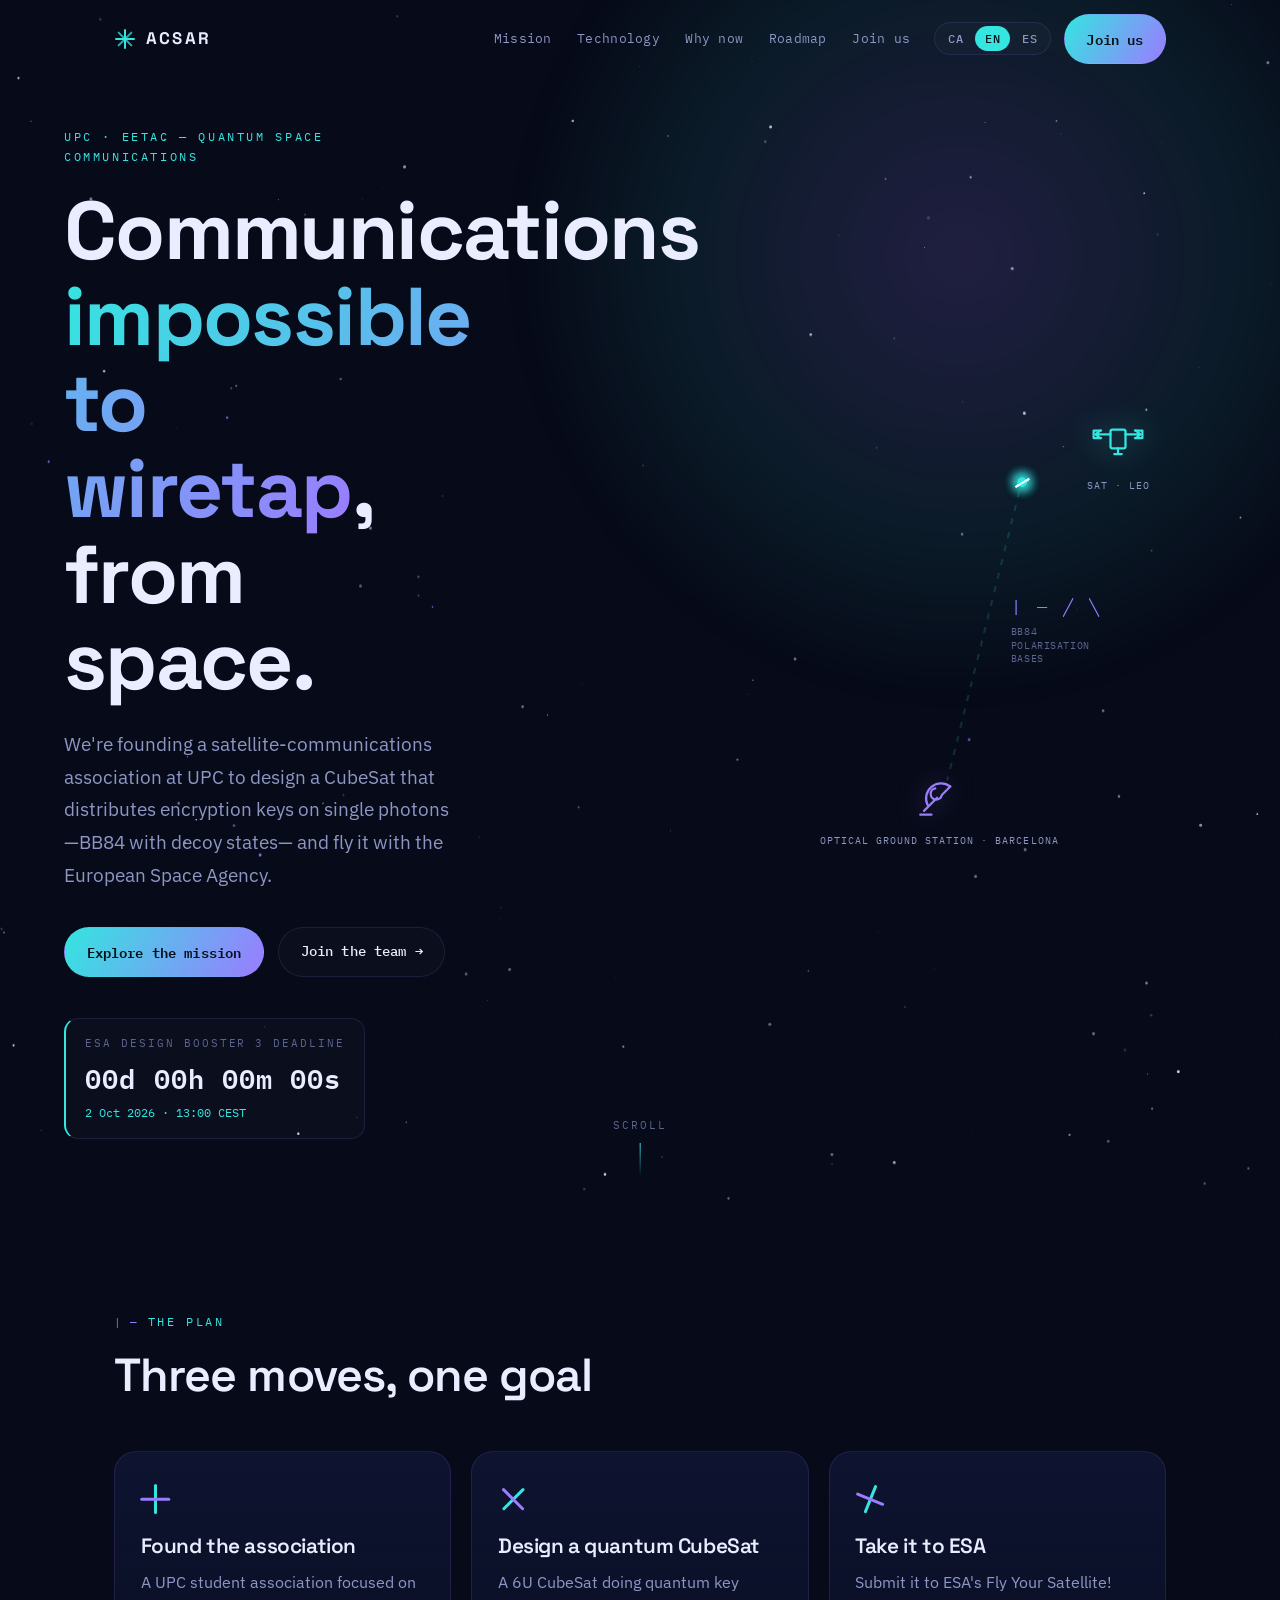
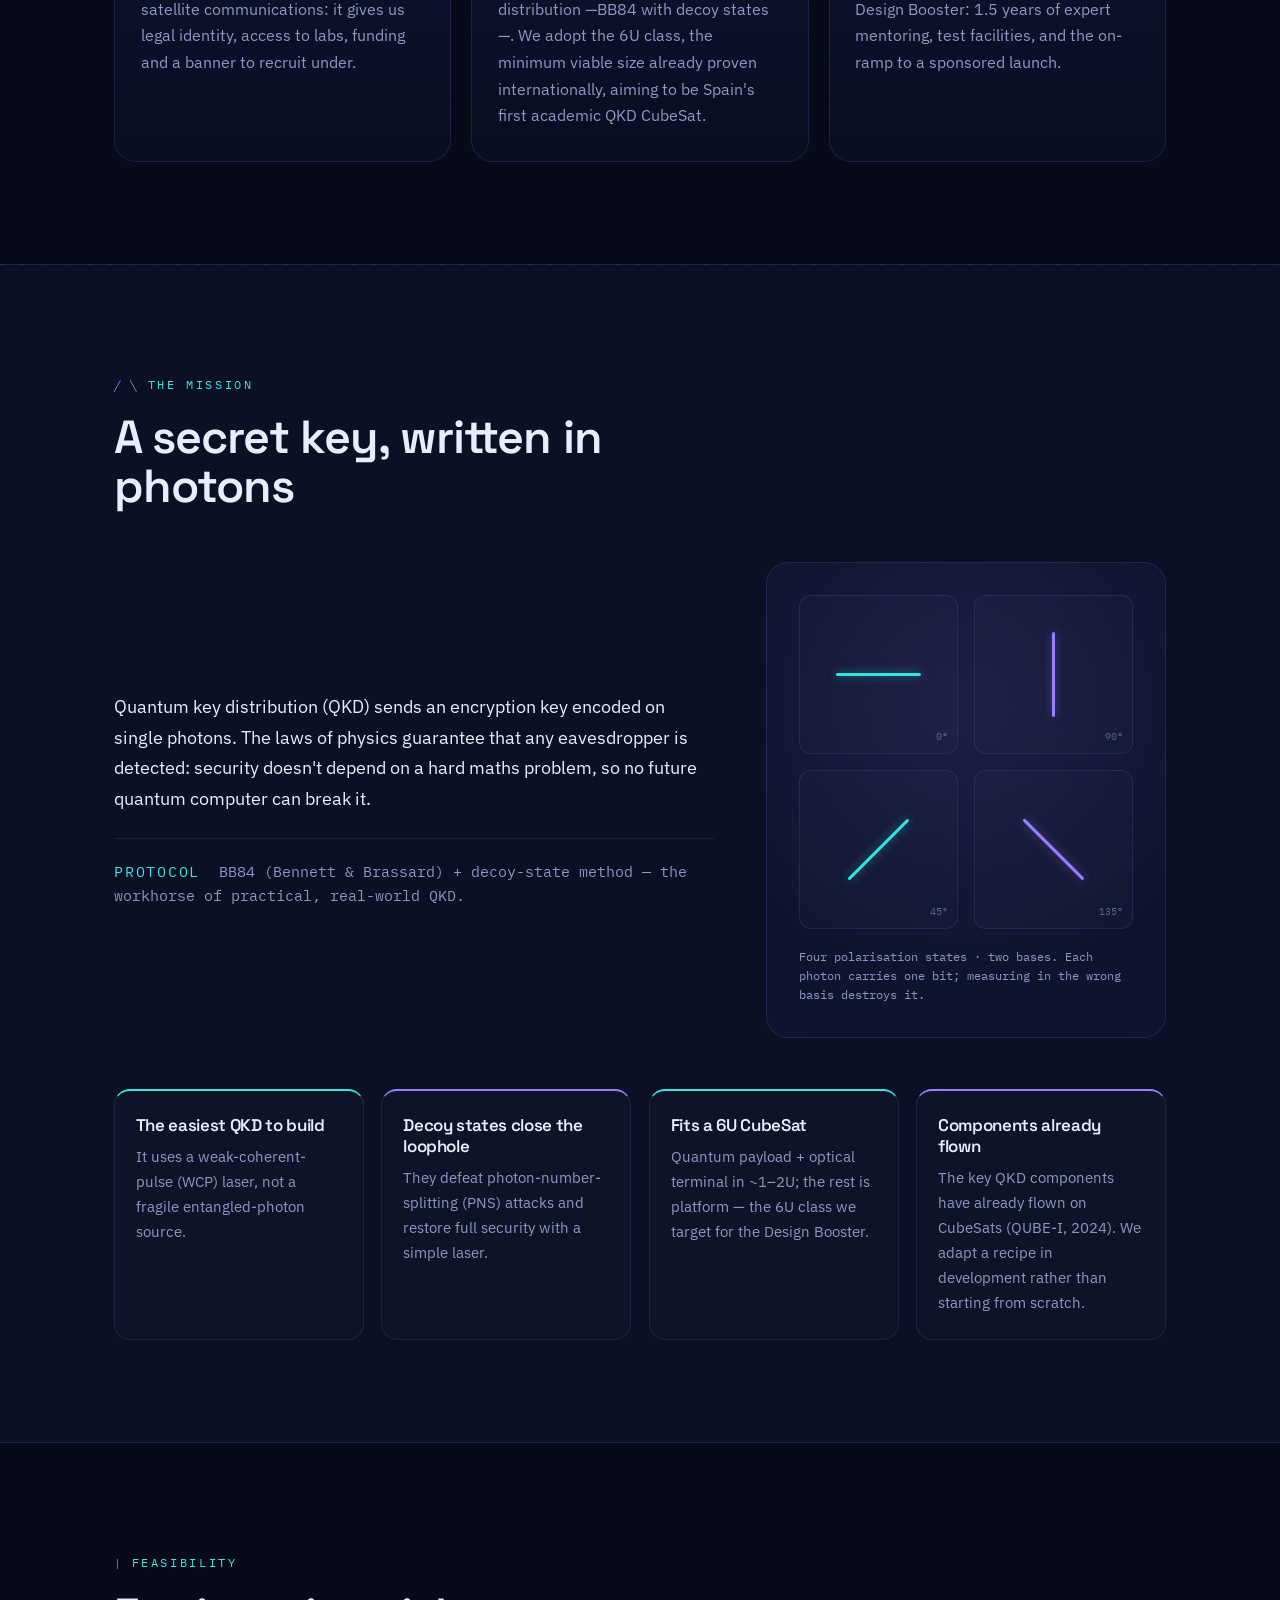
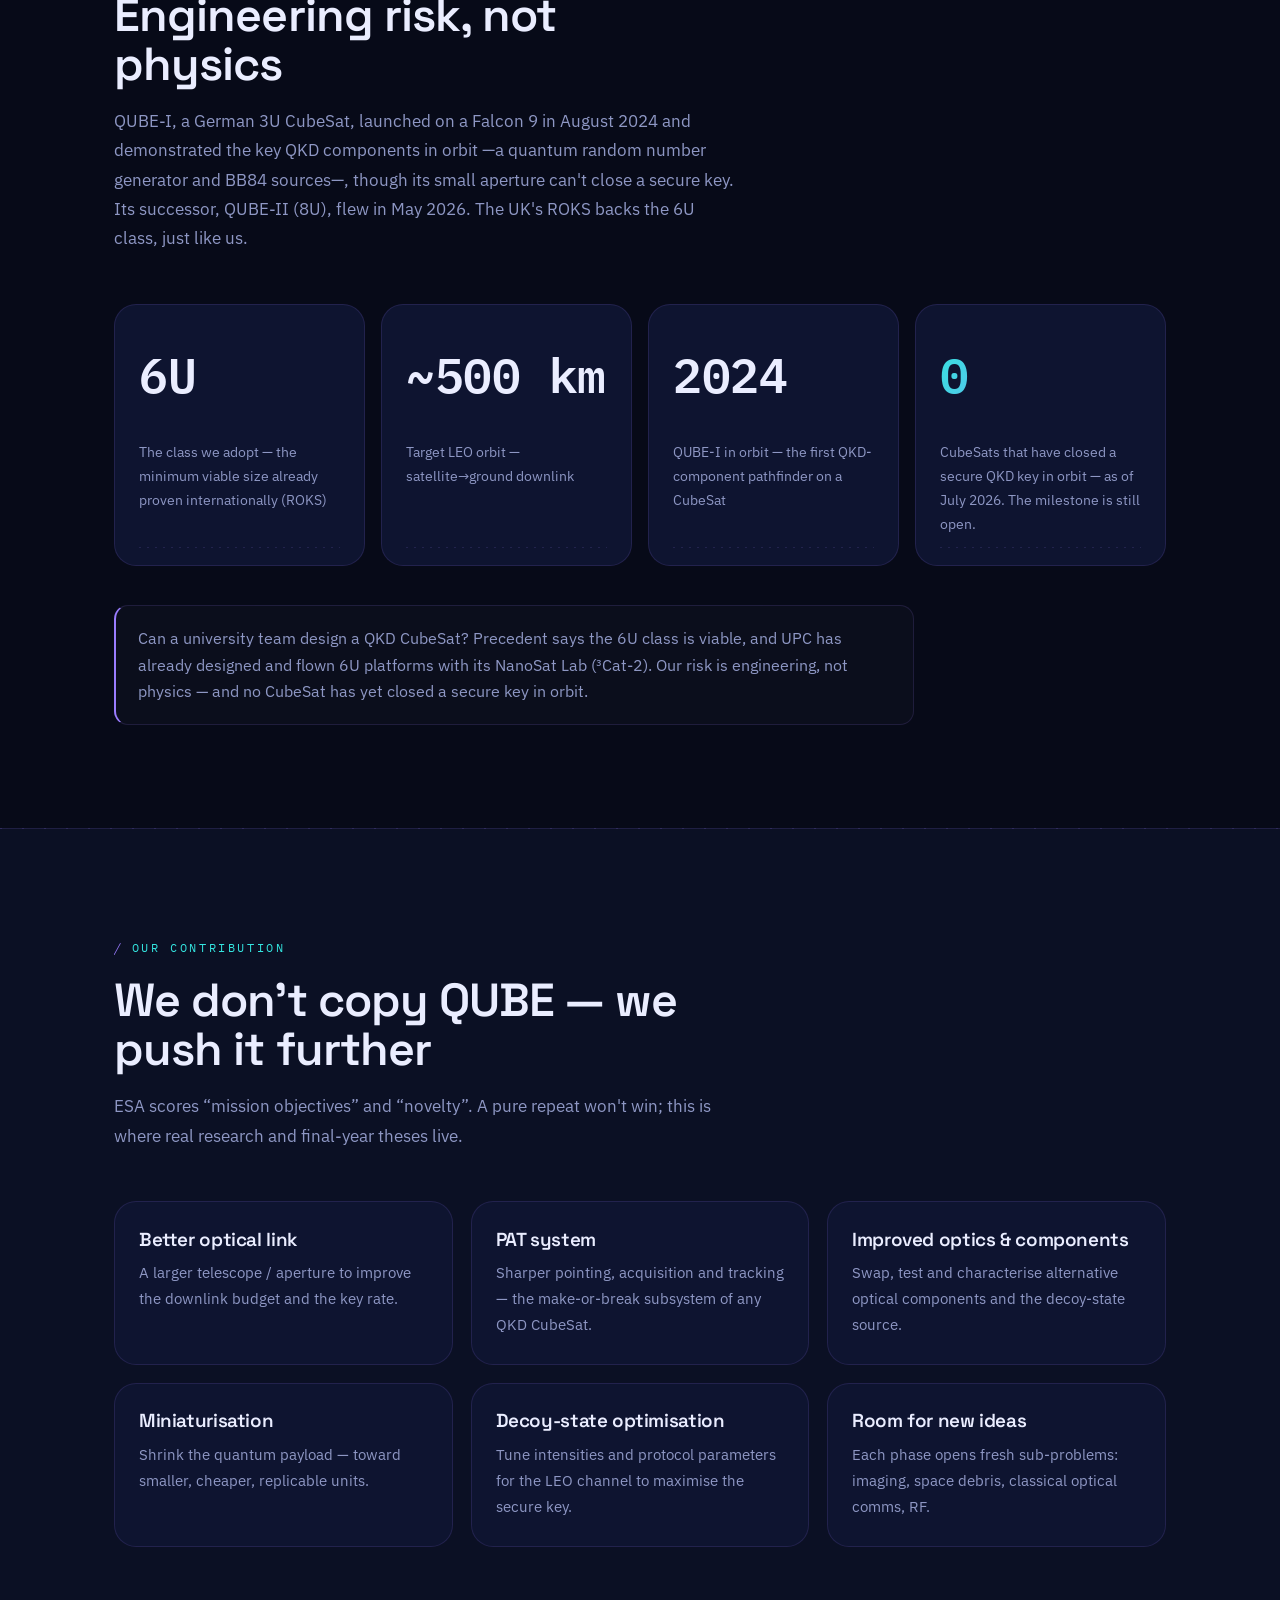
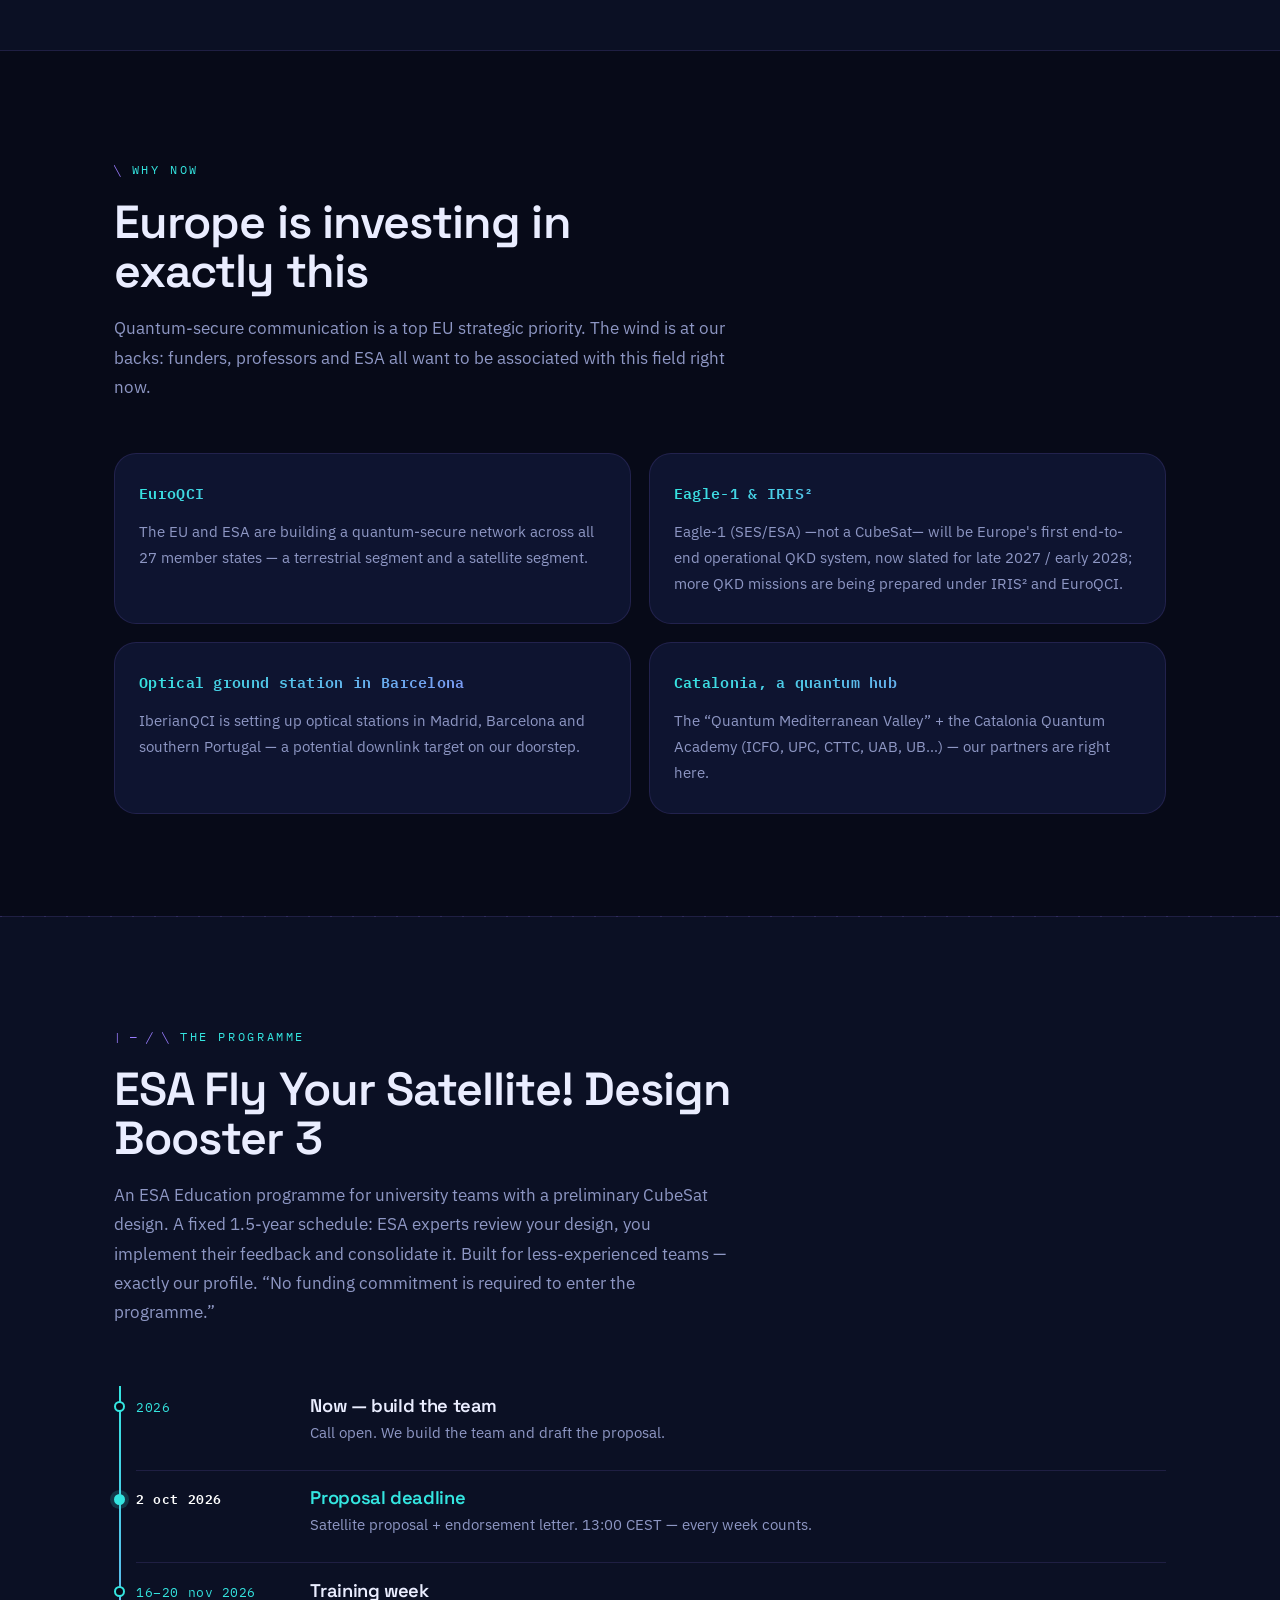
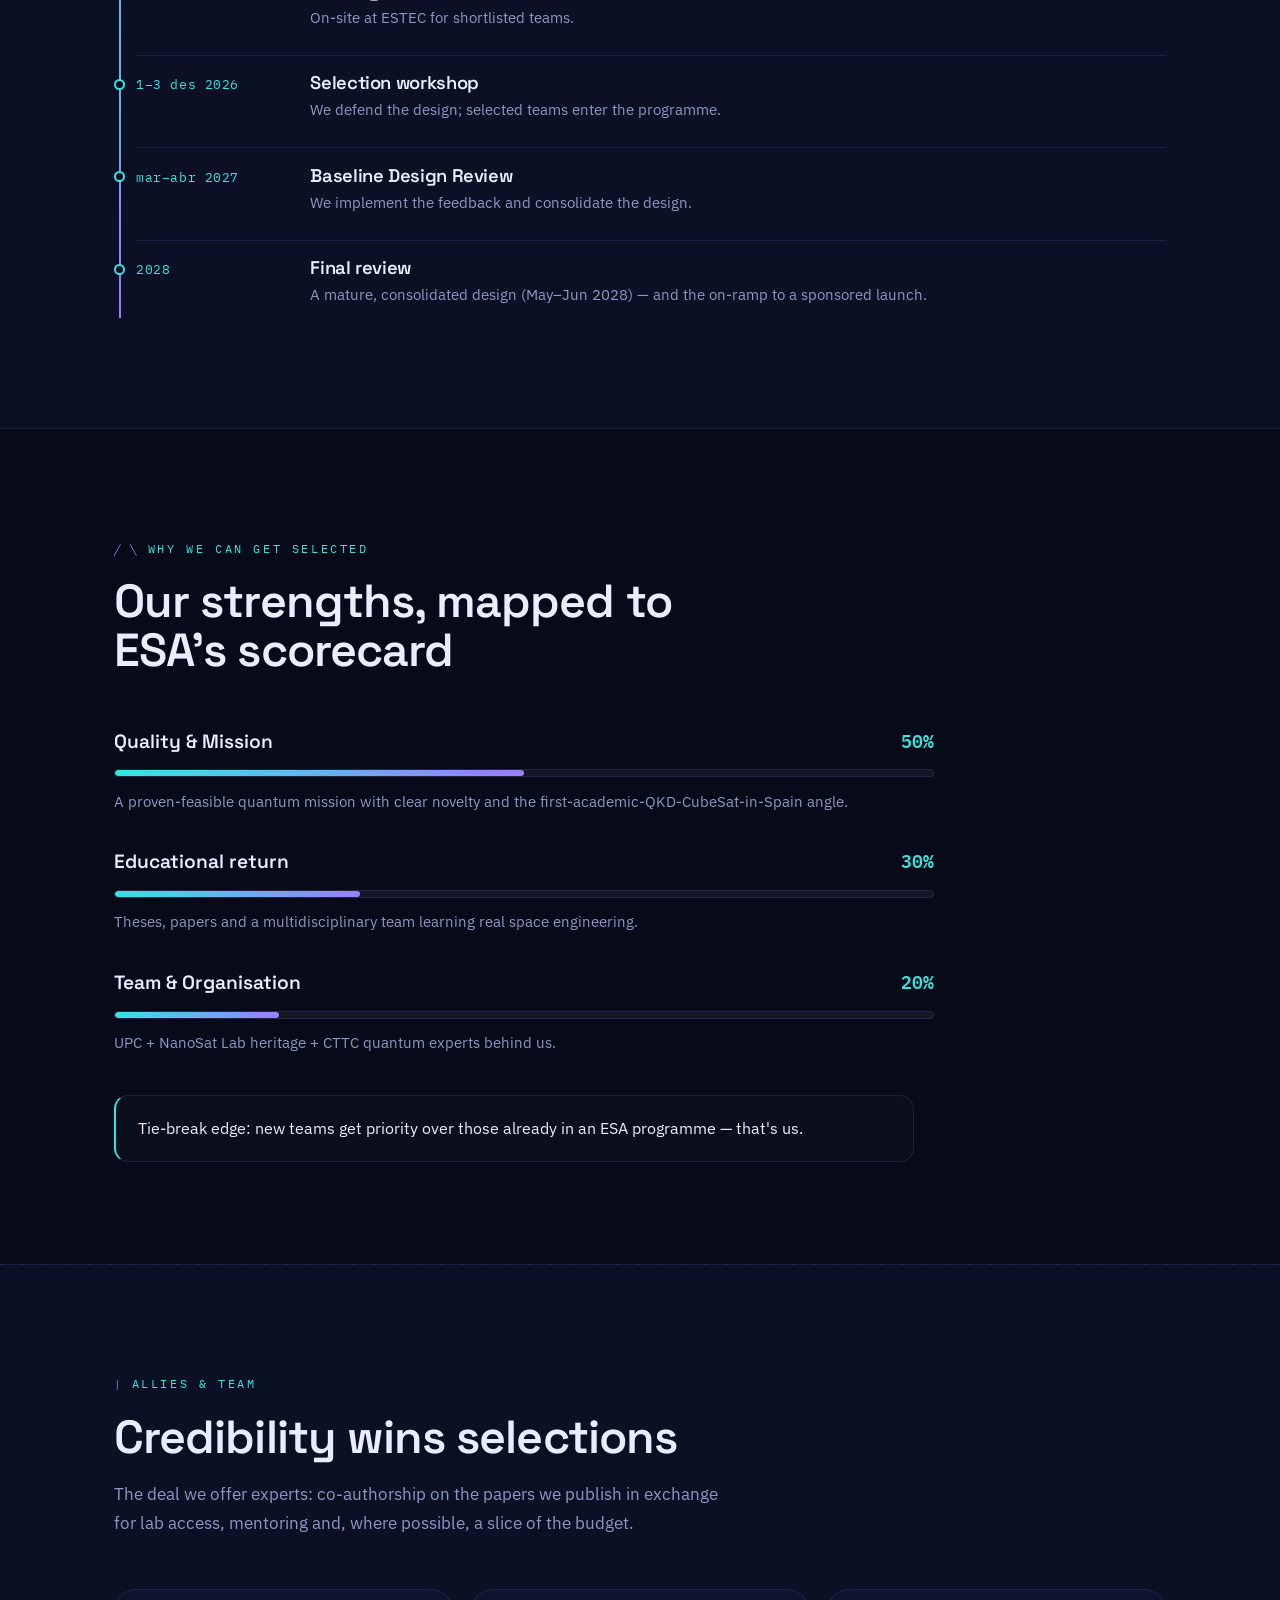
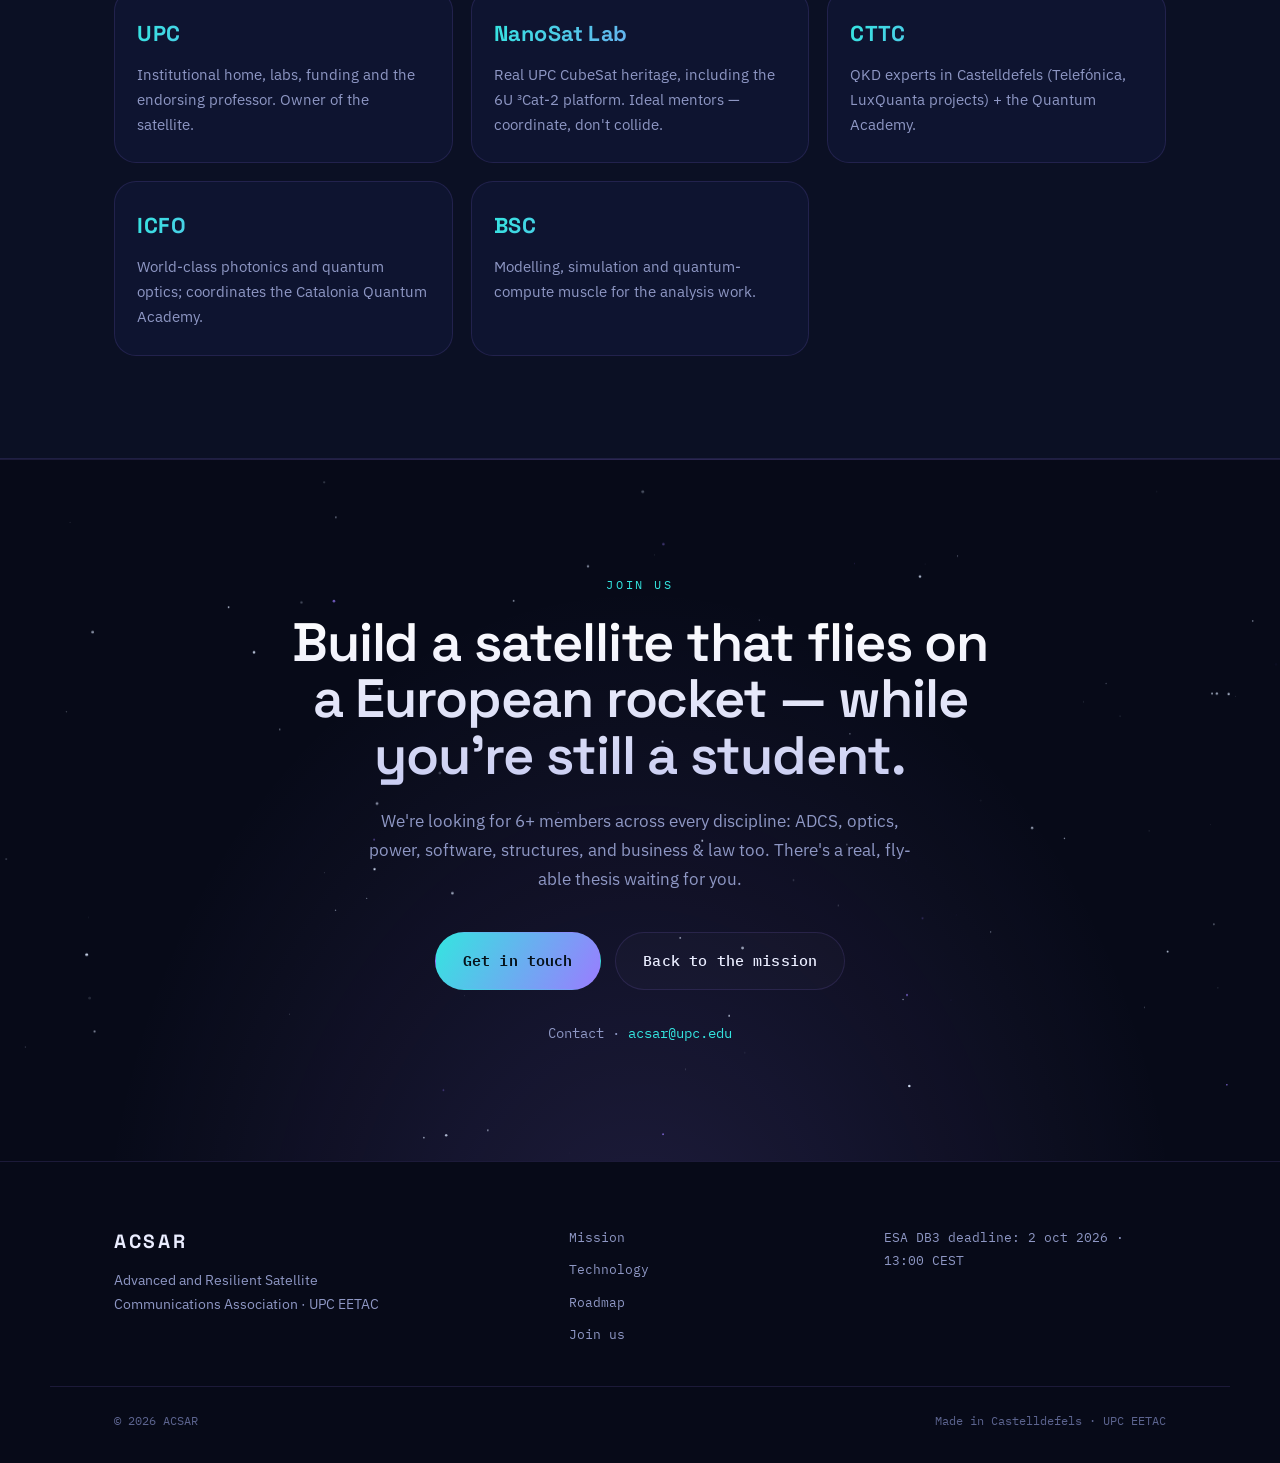
<file: index.html>
<!doctype html>
<html lang="ca">
<head>
  <meta charset="utf-8" />
  <meta name="viewport" content="width=device-width, initial-scale=1" />
  <title data-i18n="meta.title">ACSAR · Associació de Comunicacions Satel·litals Avançades i Resilients</title>
  <meta name="description" data-i18n-attr="content" data-i18n="meta.desc" content="Fundem una associació a la UPC per dissenyar un CubeSat de distribució quàntica de claus —BB84 amb decoy states— i fer-lo volar amb l'Agència Espacial Europea." />
  <meta name="theme-color" content="#070A18" />

  <link rel="preconnect" href="https://fonts.googleapis.com" />
  <link rel="preconnect" href="https://fonts.gstatic.com" crossorigin />
  <link href="https://fonts.googleapis.com/css2?family=Space+Grotesk:wght@500;600;700&family=IBM+Plex+Sans:wght@400;500;600&family=IBM+Plex+Mono:wght@400;500;600&display=swap" rel="stylesheet" />

  <link rel="stylesheet" href="assets/css/styles.css" />
</head>
<body>
  <a class="skip-link" href="#main" data-i18n="nav.skip">Salta al contingut</a>

  <!-- ====================== NAV ====================== -->
  <header class="nav" id="nav">
    <div class="nav__inner">
      <a class="brand" href="#top" aria-label="ACSAR">
        <span class="brand__mark" aria-hidden="true">
          <span class="pol pol--v"></span><span class="pol pol--d"></span><span class="pol pol--h"></span><span class="pol pol--a"></span>
        </span>
        <span class="brand__text">ACSAR</span>
      </a>

      <nav class="nav__links" aria-label="Primary">
        <a href="#mission" data-i18n="nav.mission">Missió</a>
        <a href="#tech" data-i18n="nav.tech">Tecnologia</a>
        <a href="#why" data-i18n="nav.why">Per què ara</a>
        <a href="#roadmap" data-i18n="nav.roadmap">Full de ruta</a>
        <a href="#join" data-i18n="nav.join">Uneix-t'hi</a>
      </nav>

      <div class="nav__actions">
        <div class="langswitch" role="group" aria-label="Language">
          <button type="button" data-lang="ca" class="is-active">CA</button>
          <button type="button" data-lang="en">EN</button>
          <button type="button" data-lang="es">ES</button>
        </div>
        <a class="btn btn--primary nav__cta" href="#join" data-i18n="nav.cta">Uneix-t'hi</a>
        <button type="button" class="nav__burger" id="burger" aria-label="Menu" aria-expanded="false">
          <span></span><span></span>
        </button>
      </div>
    </div>
  </header>

  <main id="main">
    <span id="top"></span>

    <!-- ====================== HERO ====================== -->
    <section class="hero" id="hero">
      <canvas class="hero__stars" id="stars" aria-hidden="true"></canvas>
      <div class="hero__glow" aria-hidden="true"></div>

      <div class="hero__grid">
        <div class="hero__copy">
          <p class="eyebrow" data-i18n="hero.eyebrow">UPC · EETAC — Comunicacions espacials quàntiques</p>
          <h1 class="hero__title" data-i18n="hero.title" data-i18n-html>Comunicacions <span class="grad">impossibles d'espiar</span>, des de l'espai.</h1>
          <p class="hero__sub" data-i18n="hero.sub">Fundem una associació de comunicacions per satèl·lit a la UPC per dissenyar un CubeSat que distribueix claus de xifratge sobre fotons individuals —BB84 amb decoy states— i fer-lo volar amb l'Agència Espacial Europea.</p>

          <div class="hero__actions">
            <a class="btn btn--primary" href="#mission" data-i18n="hero.cta1">Explora la missió</a>
            <a class="btn btn--ghost" href="#join" data-i18n="hero.cta2">Uneix-te a l'equip →</a>
          </div>

          <div class="clock" id="clock" aria-live="off">
            <span class="clock__label" data-i18n="hero.clockLabel">Termini ESA Design Booster 3</span>
            <span class="clock__readout" id="countdown">—</span>
            <span class="clock__target" data-i18n="hero.clockTarget">2 oct 2026 · 13:00 CEST</span>
          </div>
        </div>

        <div class="hero__visual" aria-hidden="true">
          <div class="link">
            <div class="link__node link__node--sat">
              <svg viewBox="0 0 64 64" class="sat" role="img"><g fill="none" stroke="currentColor" stroke-width="2.4" stroke-linecap="round" stroke-linejoin="round"><rect x="24" y="22" width="16" height="20" rx="2"/><path d="M24 27H8m0 0l5-4m-5 4l5 4M40 27h16m0 0l-5-4m5 4l-5 4"/><path d="M14 23h-8v8h8M50 23h8v8h-8"/><path d="M32 42v6m-4 0h8"/></g></svg>
              <span class="link__tag">SAT · LEO</span>
            </div>

            <div class="link__beam">
              <span class="photon" style="--d:0s"></span>
              <span class="photon" style="--d:1.1s"></span>
              <span class="photon" style="--d:2.2s"></span>
              <span class="photon" style="--d:3.3s"></span>
            </div>

            <div class="link__node link__node--gs">
              <svg viewBox="0 0 64 64" class="gs" role="img"><g fill="none" stroke="currentColor" stroke-width="2.4" stroke-linecap="round" stroke-linejoin="round"><path d="M20 44a16 16 0 0 1 24-20"/><path d="M44 24l-9 9a6 6 0 1 1-7-7"/><path d="M30 36L16 50m-4 4h12"/></g></svg>
              <span class="link__tag" data-i18n="hero.gsTag">Estació òptica · Barcelona</span>
            </div>

            <div class="link__bases">
              <span class="basis">| — ╱ ╲</span>
              <span class="basis-label" data-i18n="hero.basesLabel">Bases de polarització BB84</span>
            </div>
          </div>
        </div>
      </div>

      <a class="hero__scroll" href="#plan" aria-label="Scroll">
        <span data-i18n="hero.scroll">Desplaça</span>
        <span class="hero__scroll-line" aria-hidden="true"></span>
      </a>
    </section>

    <!-- ====================== PLAN: three moves ====================== -->
    <section class="section" id="plan">
      <div class="wrap">
        <header class="sec-head">
          <p class="eyebrow"><span class="tick">| —</span> <span data-i18n="plan.eyebrow">El pla</span></p>
          <h2 class="sec-title" data-i18n="plan.title">Tres moviments, un sol objectiu</h2>
        </header>

        <div class="moves">
          <article class="move">
            <span class="move__mark pol-mark pol-mark--v" aria-hidden="true"></span>
            <h3 data-i18n="plan.c1t">Fundar l'associació</h3>
            <p data-i18n="plan.c1b">Una associació d'estudiants a la UPC centrada en comunicacions per satèl·lit: ens dóna identitat legal, accés a laboratoris, finançament i un nom sota el qual reclutar.</p>
          </article>
          <article class="move">
            <span class="move__mark pol-mark pol-mark--d" aria-hidden="true"></span>
            <h3 data-i18n="plan.c2t">Dissenyar un CubeSat quàntic</h3>
            <p data-i18n="plan.c2b">Un CubeSat 6U que fa distribució quàntica de claus —BB84 amb decoy states—. Adoptem la classe 6U, el mínim viable ja provat internacionalment, i aspirem a ser el primer CubeSat QKD acadèmic de l'Estat espanyol.</p>
          </article>
          <article class="move">
            <span class="move__mark pol-mark pol-mark--a" aria-hidden="true"></span>
            <h3 data-i18n="plan.c3t">Portar-lo a l'ESA</h3>
            <p data-i18n="plan.c3b">Presentar-lo al Fly Your Satellite! Design Booster de l'ESA: 1,5 anys de mentoria experta, instal·lacions de prova i la rampa cap a un llançament patrocinat.</p>
          </article>
        </div>
      </div>
    </section>

    <!-- ====================== MISSION ====================== -->
    <section class="section section--alt" id="mission">
      <div class="wrap">
        <header class="sec-head">
          <p class="eyebrow"><span class="tick">╱ ╲</span> <span data-i18n="mission.eyebrow">La missió</span></p>
          <h2 class="sec-title" data-i18n="mission.title">Una clau secreta, escrita amb fotons</h2>
        </header>

        <div class="mission__grid">
          <div class="mission__lead">
            <p data-i18n="mission.p1">La distribució quàntica de claus (QKD) envia una clau de xifratge codificada en fotons individuals. Les lleis de la física garanteixen que qualsevol espia és detectat: la seguretat no depèn d'un problema matemàtic difícil, així que cap ordinador quàntic futur la podrà trencar.</p>
            <p class="mission__protocol"><span class="k" data-i18n="mission.protoK">Protocol</span> <span data-i18n="mission.protoV">BB84 (Bennett &amp; Brassard) + mètode decoy-state — el cavall de batalla de la QKD pràctica al món real.</span></p>
          </div>

          <div class="mission__diagram" id="bb84">
            <div class="states">
              <div class="state"><span class="state__line" style="--rot:90deg"></span><span class="state__lbl">0°</span></div>
              <div class="state"><span class="state__line" style="--rot:0deg"></span><span class="state__lbl">90°</span></div>
              <div class="state"><span class="state__line" style="--rot:45deg"></span><span class="state__lbl">45°</span></div>
              <div class="state"><span class="state__line" style="--rot:135deg"></span><span class="state__lbl">135°</span></div>
            </div>
            <p class="states__cap" data-i18n="mission.statesCap">Quatre estats de polarització · dues bases. Cada fotó porta un bit; mesurar amb la base equivocada el destrueix.</p>
          </div>
        </div>

        <div class="features">
          <article class="feature">
            <h3 data-i18n="mission.f1t">La QKD més fàcil de construir</h3>
            <p data-i18n="mission.f1b">Fa servir un làser de polsos coherents febles (WCP), no una fràgil font de fotons entrellaçats.</p>
          </article>
          <article class="feature">
            <h3 data-i18n="mission.f2t">Els decoy states tanquen l'escletxa</h3>
            <p data-i18n="mission.f2b">Neutralitzen els atacs de divisió del nombre de fotons (PNS) i restauren la seguretat completa amb un làser senzill.</p>
          </article>
          <article class="feature">
            <h3 data-i18n="mission.f3t">Cap en un CubeSat 6U</h3>
            <p data-i18n="mission.f3b">Càrrega quàntica + terminal òptic en ~1–2U; la resta és plataforma — la classe 6U que busquem per al Design Booster.</p>
          </article>
          <article class="feature">
            <h3 data-i18n="mission.f4t">Components ja volats en òrbita</h3>
            <p data-i18n="mission.f4b">Els components clau de la QKD ja han volat en CubeSats (QUBE-I, 2024). Adaptem una recepta en desenvolupament, no en partim de zero.</p>
          </article>
        </div>
      </div>
    </section>

    <!-- ====================== FEASIBILITY / STATS ====================== -->
    <section class="section" id="feasibility">
      <div class="wrap">
        <header class="sec-head">
          <p class="eyebrow"><span class="tick">|</span> <span data-i18n="feas.eyebrow">Viabilitat</span></p>
          <h2 class="sec-title" data-i18n="feas.title">Risc d'enginyeria, no de física</h2>
          <p class="sec-intro" data-i18n="feas.intro">QUBE-I, un CubeSat 3U alemany, es va llançar en un Falcon 9 l'agost de 2024 i va demostrar en òrbita els components clau de la QKD —un generador quàntic de nombres aleatoris i fonts BB84—, tot i que la seva petita obertura no li permet tancar clau segura. El seu successor, QUBE-II (8U), va volar el maig de 2026. El britànic ROKS aposta, com nosaltres, per la classe 6U.</p>
        </header>

        <div class="stats">
          <div class="stat">
            <span class="stat__num" data-count="6" data-suffix="U">6U</span>
            <span class="stat__lbl" data-i18n="feas.s1">La classe que adoptem — el mínim viable ja provat internacionalment (ROKS)</span>
          </div>
          <div class="stat">
            <span class="stat__num" data-count="500" data-suffix=" km">~500 km</span>
            <span class="stat__lbl" data-i18n="feas.s2">Òrbita LEO objectiu — enllaç descendent (downlink) satèl·lit→Terra</span>
          </div>
          <div class="stat">
            <span class="stat__num" data-count="2024">2024</span>
            <span class="stat__lbl" data-i18n="feas.s3">QUBE-I en òrbita — primer pathfinder de components QKD en un CubeSat</span>
          </div>
          <div class="stat stat--accent">
            <span class="stat__num" data-count="0">0</span>
            <span class="stat__lbl" data-i18n="feas.s4">CubeSats que han tancat clau QKD segura en òrbita — a data de juliol de 2026. El repte segueix obert.</span>
          </div>
        </div>

        <p class="note" data-i18n="feas.note">Pot un equip universitari dissenyar un CubeSat de QKD? Els precedents diuen que la classe 6U és viable, i la UPC ja ha dissenyat i volat plataformes 6U amb el seu NanoSat Lab (³Cat-2). El nostre risc és d'enginyeria, no de física — i cap CubeSat ha tancat encara clau segura en òrbita.</p>
      </div>
    </section>

    <!-- ====================== CONTRIBUTION ====================== -->
    <section class="section section--alt" id="tech">
      <div class="wrap">
        <header class="sec-head">
          <p class="eyebrow"><span class="tick">╱</span> <span data-i18n="contrib.eyebrow">La nostra aportació</span></p>
          <h2 class="sec-title" data-i18n="contrib.title">No copiem QUBE — l'anem més enllà</h2>
          <p class="sec-intro" data-i18n="contrib.intro">L'ESA puntua els «objectius de missió» i la «novetat». Una simple repetició no guanya; aquí és on viuen la recerca real i els treballs de fi de grau.</p>
        </header>

        <div class="cards">
          <article class="card"><h3 data-i18n="contrib.c1t">Millor enllaç òptic</h3><p data-i18n="contrib.c1b">Un telescopi / obertura més gran per millorar el balanç de l'enllaç descendent i la taxa de clau.</p></article>
          <article class="card"><h3 data-i18n="contrib.c2t">Sistema PAT</h3><p data-i18n="contrib.c2b">Apuntament, adquisició i seguiment més precisos — el subsistema decisiu de qualsevol CubeSat de QKD.</p></article>
          <article class="card"><h3 data-i18n="contrib.c3t">Òptica i components millorats</h3><p data-i18n="contrib.c3b">Substituir, provar i caracteritzar components òptics alternatius i la font de decoy states.</p></article>
          <article class="card"><h3 data-i18n="contrib.c4t">Miniaturització</h3><p data-i18n="contrib.c4b">Reduir la càrrega quàntica — cap a unitats més petites, barates i replicables.</p></article>
          <article class="card"><h3 data-i18n="contrib.c5t">Optimització de decoy states</h3><p data-i18n="contrib.c5b">Ajustar intensitats i paràmetres del protocol al canal LEO per maximitzar la clau segura.</p></article>
          <article class="card"><h3 data-i18n="contrib.c6t">Espai per a idees noves</h3><p data-i18n="contrib.c6b">Cada fase obre subproblemes nous: imatge, deixalla espacial, comunicacions òptiques clàssiques, RF.</p></article>
        </div>
      </div>
    </section>

    <!-- ====================== WHY NOW ====================== -->
    <section class="section" id="why">
      <div class="wrap">
        <header class="sec-head">
          <p class="eyebrow"><span class="tick">╲</span> <span data-i18n="why.eyebrow">Per què ara</span></p>
          <h2 class="sec-title" data-i18n="why.title">Europa està invertint exactament en això</h2>
          <p class="sec-intro" data-i18n="why.intro">La comunicació quàntica segura és una prioritat estratègica de la UE. El vent bufa a favor: finançadors, professors i l'ESA volen estar associats a aquest camp ara mateix.</p>
        </header>

        <div class="cards cards--why">
          <article class="card"><span class="card__kicker">EuroQCI</span><p data-i18n="why.c1b">La UE i l'ESA construeixen una xarxa quàntica segura als 27 estats membres — un segment terrestre i un de satèl·lit.</p></article>
          <article class="card"><span class="card__kicker">Eagle-1 &amp; IRIS²</span><p data-i18n="why.c2b">Eagle-1 (SES/ESA) —que no és un CubeSat— serà el primer sistema QKD europeu end-to-end operatiu, amb llançament previst per a finals de 2027 / principis de 2028; sota IRIS² i EuroQCI es preparen més missions QKD.</p></article>
          <article class="card"><span class="card__kicker" data-i18n="why.c3k">Estació òptica a Barcelona</span><p data-i18n="why.c3b">IberianQCI munta estacions òptiques a Madrid, Barcelona i el sud de Portugal — un possible objectiu d'enllaç a tocar de casa.</p></article>
          <article class="card"><span class="card__kicker" data-i18n="why.c4k">Catalunya, hub quàntic</span><p data-i18n="why.c4b">La «Vall Mediterrània Quàntica» + l'Acadèmia Quàntica de Catalunya (ICFO, UPC, CTTC, UAB, UB…) — els nostres aliats són aquí mateix.</p></article>
        </div>
      </div>
    </section>

    <!-- ====================== PROGRAMME + ROADMAP ====================== -->
    <section class="section section--alt" id="roadmap">
      <div class="wrap">
        <header class="sec-head">
          <p class="eyebrow"><span class="tick">| — ╱ ╲</span> <span data-i18n="prog.eyebrow">El programa</span></p>
          <h2 class="sec-title" data-i18n="prog.title">ESA Fly Your Satellite! Design Booster 3</h2>
          <p class="sec-intro" data-i18n="prog.intro">Un programa de l'ESA Education per a equips universitaris amb un disseny preliminar de CubeSat. Calendari fix d'1,5 anys: experts de l'ESA revisen el teu disseny, n'implementes el feedback i el consolides. Pensat per a equips amb poca experiència — exactament el nostre perfil. «No cal cap compromís de finançament per entrar al programa.»</p>
        </header>

        <ol class="timeline">
          <li class="tl">
            <span class="tl__date">2026</span>
            <div class="tl__body"><h3 data-i18n="prog.t1t">Ara — construir l'equip</h3><p data-i18n="prog.t1b">Convocatòria oberta. Formem l'equip i redactem la proposta.</p></div>
          </li>
          <li class="tl tl--key">
            <span class="tl__date">2 oct 2026</span>
            <div class="tl__body"><h3 data-i18n="prog.t2t">Termini de proposta</h3><p data-i18n="prog.t2b">Proposta de satèl·lit + carta d'aval. 13:00 CEST — cada setmana compta.</p></div>
          </li>
          <li class="tl">
            <span class="tl__date">16–20 nov 2026</span>
            <div class="tl__body"><h3 data-i18n="prog.t3t">Setmana de formació</h3><p data-i18n="prog.t3b">Presencial a l'ESTEC per als equips preseleccionats.</p></div>
          </li>
          <li class="tl">
            <span class="tl__date">1–3 des 2026</span>
            <div class="tl__body"><h3 data-i18n="prog.t4t">Taller de selecció</h3><p data-i18n="prog.t4b">Defensem el disseny; els equips escollits entren al programa.</p></div>
          </li>
          <li class="tl">
            <span class="tl__date">mar–abr 2027</span>
            <div class="tl__body"><h3 data-i18n="prog.t5t">Baseline Design Review</h3><p data-i18n="prog.t5b">Implementem el feedback i consolidem el disseny.</p></div>
          </li>
          <li class="tl">
            <span class="tl__date">2028</span>
            <div class="tl__body"><h3 data-i18n="prog.t6t">Revisió final</h3><p data-i18n="prog.t6b">Disseny madur i consolidat (maig–juny 2028) — i la rampa cap a un llançament patrocinat.</p></div>
          </li>
        </ol>
      </div>
    </section>

    <!-- ====================== SCORECARD ====================== -->
    <section class="section" id="score">
      <div class="wrap">
        <header class="sec-head">
          <p class="eyebrow"><span class="tick">╱ ╲</span> <span data-i18n="score.eyebrow">Per què ens poden seleccionar</span></p>
          <h2 class="sec-title" data-i18n="score.title">Les nostres forces, sobre la rúbrica de l'ESA</h2>
        </header>

        <div class="bars">
          <div class="bar" style="--pct:50%">
            <div class="bar__head"><span class="bar__name" data-i18n="score.b1n">Qualitat &amp; Missió</span><span class="bar__pct">50%</span></div>
            <div class="bar__track"><span class="bar__fill"></span></div>
            <p class="bar__desc" data-i18n="score.b1d">Una missió quàntica de viabilitat provada, amb novetat clara i l'angle de ser el primer CubeSat QKD acadèmic de l'Estat espanyol.</p>
          </div>
          <div class="bar" style="--pct:30%">
            <div class="bar__head"><span class="bar__name" data-i18n="score.b2n">Retorn educatiu</span><span class="bar__pct">30%</span></div>
            <div class="bar__track"><span class="bar__fill"></span></div>
            <p class="bar__desc" data-i18n="score.b2d">TFGs, articles i un equip multidisciplinari aprenent enginyeria espacial real.</p>
          </div>
          <div class="bar" style="--pct:20%">
            <div class="bar__head"><span class="bar__name" data-i18n="score.b3n">Equip &amp; Organització</span><span class="bar__pct">20%</span></div>
            <div class="bar__track"><span class="bar__fill"></span></div>
            <p class="bar__desc" data-i18n="score.b3d">UPC + l'herència del NanoSat Lab + els experts quàntics del CTTC al darrere.</p>
          </div>
        </div>

        <p class="note note--accent" data-i18n="score.tie">Avantatge de desempat: els equips nous tenen prioritat sobre els que ja participen en un programa de l'ESA — això som nosaltres.</p>
      </div>
    </section>

    <!-- ====================== ALLIES ====================== -->
    <section class="section section--alt" id="allies">
      <div class="wrap">
        <header class="sec-head">
          <p class="eyebrow"><span class="tick">|</span> <span data-i18n="allies.eyebrow">Aliats i equip</span></p>
          <h2 class="sec-title" data-i18n="allies.title">La credibilitat guanya seleccions</h2>
          <p class="sec-intro" data-i18n="allies.intro">El tracte que oferim als experts: coautoria dels articles que publiquem a canvi d'accés a laboratoris, mentoria i, quan sigui possible, una part del pressupost.</p>
        </header>

        <div class="allies">
          <article class="ally"><span class="ally__name">UPC</span><p data-i18n="allies.a1">Llar institucional, laboratoris, finançament i el professor avalador. Propietària del satèl·lit.</p></article>
          <article class="ally"><span class="ally__name">NanoSat Lab</span><p data-i18n="allies.a2">Herència CubeSat real de la UPC, inclosa la plataforma 6U ³Cat-2. Mentors ideals — coordinar, no xocar.</p></article>
          <article class="ally"><span class="ally__name">CTTC</span><p data-i18n="allies.a3">Experts en QKD a Castelldefels (projectes Telefónica, LuxQuanta) + Acadèmia Quàntica.</p></article>
          <article class="ally"><span class="ally__name">ICFO</span><p data-i18n="allies.a4">Fotònica i òptica quàntica de primer nivell mundial; coordina l'Acadèmia Quàntica de Catalunya.</p></article>
          <article class="ally"><span class="ally__name">BSC</span><p data-i18n="allies.a5">Modelització, simulació i múscul de computació quàntica per a la feina d'anàlisi.</p></article>
        </div>
      </div>
    </section>

    <!-- ====================== JOIN / CTA ====================== -->
    <section class="cta" id="join">
      <canvas class="cta__stars" id="stars2" aria-hidden="true"></canvas>
      <div class="wrap cta__inner">
        <p class="eyebrow" data-i18n="join.eyebrow">Uneix-t'hi</p>
        <h2 class="cta__title" data-i18n="join.title">Construeix un satèl·lit que vola en un coet europeu — mentre encara ets estudiant.</h2>
        <p class="cta__sub" data-i18n="join.sub">Busquem 6+ membres de totes les disciplines: ADCS, òptica, potència, programari, estructures, i també gestió i dret. Hi ha un TFG real i volable esperant-te.</p>
        <div class="cta__actions">
          <a class="btn btn--primary btn--lg" href="mailto:acsar@upc.edu?subject=Vull%20unir-me%20a%20ACSAR" data-i18n="join.cta1">Escriu-nos</a>
          <a class="btn btn--ghost btn--lg" href="#mission" data-i18n="join.cta2">Torna a la missió</a>
        </div>
        <p class="cta__contact"><span data-i18n="join.contactLabel">Contacte</span> · <a href="mailto:acsar@upc.edu">acsar@upc.edu</a></p>
      </div>
    </section>
  </main>

  <!-- ====================== FOOTER ====================== -->
  <footer class="foot">
    <div class="wrap foot__inner">
      <div class="foot__brand">
        <span class="brand__text">ACSAR</span>
        <p data-i18n="foot.tagline">Associació de Comunicacions Satel·litals Avançades i Resilients · UPC EETAC</p>
      </div>
      <nav class="foot__links" aria-label="Footer">
        <a href="#mission" data-i18n="nav.mission">Missió</a>
        <a href="#tech" data-i18n="nav.tech">Tecnologia</a>
        <a href="#roadmap" data-i18n="nav.roadmap">Full de ruta</a>
        <a href="#join" data-i18n="nav.join">Uneix-t'hi</a>
      </nav>
      <p class="foot__note"><span data-i18n="foot.deadline">Termini ESA DB3</span>: 2 oct 2026 · 13:00 CEST</p>
    </div>
    <div class="wrap foot__legal">
      <span>© <span id="year">2026</span> ACSAR</span>
      <span data-i18n="foot.made">Fet a Castelldefels · UPC EETAC</span>
    </div>
  </footer>

  <script src="assets/js/i18n.js" defer></script>
  <script src="assets/js/main.js" defer></script>
</body>
</html>
</file>
<file: assets/css/styles.css>
/* =====================================================================
   ACSAR — Advanced and Resilient Satellite Communications Association
   Design language: "quantum-optics instrument console"
   Palette  : indigo near-black ground, cyan↔violet photon duotone
   Type     : Space Grotesk (display) · IBM Plex Sans (body) · IBM Plex Mono (data)
   Motif    : BB84 polarization states ( |  —  ╱  ╲ )
   ===================================================================== */

:root {
  /* --- committed palette --- */
  --ground:    #070A18;   /* midnight indigo */
  --ground-2:  #0B1024;   /* section alt */
  --surface:   #0E1430;   /* cards */
  --surface-2: #131B40;   /* raised */
  --text:      #EAEDFF;   /* cool near-white */
  --muted:     #8E97C4;   /* slate-violet */
  --faint:     #5C648F;
  --accent:    #34E5E0;   /* photon cyan */
  --accent-2:  #9A7CFF;   /* quantum violet */

  --line:      rgba(154,124,255,0.14);
  --line-2:    rgba(52,229,224,0.16);
  --grad: linear-gradient(120deg, var(--accent), var(--accent-2));

  --maxw: 1180px;
  --pad: clamp(1.25rem, 5vw, 4rem);

  --r: 16px;
  --r-lg: 22px;

  --ff-display: "Space Grotesk", system-ui, sans-serif;
  --ff-body: "IBM Plex Sans", system-ui, sans-serif;
  --ff-mono: "IBM Plex Mono", ui-monospace, "SFMono-Regular", monospace;

  --ease: cubic-bezier(0.22, 0.61, 0.36, 1);
}

/* ---------------------------------------------------------- reset-ish */
*, *::before, *::after { box-sizing: border-box; }
html { -webkit-text-size-adjust: 100%; scroll-behavior: smooth; }
@media (prefers-reduced-motion: reduce) { html { scroll-behavior: auto; } }

body {
  margin: 0;
  background: var(--ground);
  color: var(--text);
  font-family: var(--ff-body);
  font-size: clamp(1rem, 0.96rem + 0.2vw, 1.08rem);
  line-height: 1.7;
  -webkit-font-smoothing: antialiased;
  text-rendering: optimizeLegibility;
  overflow-x: hidden;
}

h1, h2, h3 { font-family: var(--ff-display); font-weight: 600; line-height: 1.05; letter-spacing: -0.02em; margin: 0; }
p { margin: 0; }
a { color: inherit; text-decoration: none; }
img, svg, canvas { display: block; max-width: 100%; }
ol, ul { margin: 0; padding: 0; list-style: none; }

::selection { background: rgba(52,229,224,0.28); color: #fff; }

:focus-visible {
  outline: 2px solid var(--accent);
  outline-offset: 3px;
  border-radius: 4px;
}

.skip-link {
  position: fixed; left: 1rem; top: -100px;
  background: var(--accent); color: #06121a;
  padding: 0.6rem 1rem; border-radius: 10px; font-weight: 600; z-index: 200;
  transition: top 0.2s var(--ease);
}
.skip-link:focus { top: 1rem; }

.wrap { max-width: var(--maxw); margin-inline: auto; padding-inline: var(--pad); }

/* ============================================================ NAV */
.nav {
  position: fixed; inset: 0 0 auto 0; z-index: 100;
  transition: background 0.35s var(--ease), border-color 0.35s var(--ease), backdrop-filter 0.35s;
  border-bottom: 1px solid transparent;
}
.nav.is-scrolled {
  background: rgba(7,10,24,0.72);
  backdrop-filter: blur(14px) saturate(140%);
  border-bottom-color: var(--line);
}
.nav__inner {
  max-width: var(--maxw); margin-inline: auto;
  padding: 0.85rem var(--pad);
  display: flex; align-items: center; gap: 1.5rem;
}

.brand { display: flex; align-items: center; gap: 0.6rem; font-family: var(--ff-display); }
.brand__text { font-weight: 700; letter-spacing: 0.14em; font-size: 1.05rem; }
.brand__mark {
  position: relative; width: 22px; height: 22px; display: inline-block; flex: none;
}
.brand__mark .pol {
  position: absolute; inset: 0; margin: auto;
  width: 2px; height: 20px; border-radius: 2px;
  background: var(--accent);
}
.pol--v { transform: rotate(0deg); }
.pol--h { transform: rotate(90deg); background: var(--accent-2); }
.pol--d { transform: rotate(45deg); opacity: 0.75; }
.pol--a { transform: rotate(135deg); background: var(--accent-2); opacity: 0.75; }

.nav__links { display: flex; gap: 1.6rem; margin-left: auto; }
.nav__links a {
  font-family: var(--ff-mono); font-size: 0.82rem; color: var(--muted);
  letter-spacing: 0.02em; position: relative; padding: 0.2rem 0;
  transition: color 0.2s var(--ease);
}
.nav__links a::after {
  content: ""; position: absolute; left: 0; bottom: -2px; height: 1.5px; width: 0;
  background: var(--grad); transition: width 0.25s var(--ease);
}
.nav__links a:hover { color: var(--text); }
.nav__links a:hover::after { width: 100%; }

.nav__actions { display: flex; align-items: center; gap: 0.8rem; }

.langswitch {
  display: inline-flex; padding: 3px; gap: 2px;
  border: 1px solid var(--line); border-radius: 999px;
  background: rgba(255,255,255,0.02);
}
.langswitch button {
  font-family: var(--ff-mono); font-size: 0.72rem; font-weight: 500;
  letter-spacing: 0.05em; color: var(--muted);
  background: none; border: 0; cursor: pointer;
  padding: 0.32rem 0.62rem; border-radius: 999px;
  transition: color 0.2s var(--ease), background 0.2s var(--ease);
}
.langswitch button:hover { color: var(--text); }
.langswitch button.is-active { color: #06121a; background: var(--accent); }

/* ============================================================ BUTTONS */
.btn {
  display: inline-flex; align-items: center; justify-content: center; gap: 0.5rem;
  font-family: var(--ff-mono); font-weight: 500; font-size: 0.86rem; letter-spacing: 0.01em;
  padding: 0.78rem 1.35rem; border-radius: 999px; cursor: pointer;
  border: 1px solid transparent; white-space: nowrap;
  transition: transform 0.18s var(--ease), box-shadow 0.25s var(--ease), background 0.25s, border-color 0.25s, color 0.25s;
}
.btn--primary {
  background: var(--grad); color: #06121a; font-weight: 600;
  box-shadow: 0 0 0 0 rgba(52,229,224,0.0);
}
.btn--primary:hover {
  transform: translateY(-2px);
  box-shadow: 0 12px 36px -12px rgba(52,229,224,0.6);
}
.btn--ghost { background: rgba(255,255,255,0.02); color: var(--text); border-color: var(--line); }
.btn--ghost:hover { border-color: var(--accent); transform: translateY(-2px); color: #fff; }
.btn--lg { padding: 0.95rem 1.7rem; font-size: 0.95rem; }

/* ============================================================ TYPOGRAPHY HELPERS */
.eyebrow {
  font-family: var(--ff-mono); text-transform: uppercase;
  font-size: 0.74rem; letter-spacing: 0.22em; color: var(--accent);
  display: inline-flex; align-items: center; gap: 0.6rem; margin: 0;
}
.eyebrow .tick { color: var(--accent-2); letter-spacing: 0.1em; font-size: 0.9em; }
.grad {
  background: var(--grad);
  -webkit-background-clip: text; background-clip: text; color: transparent;
}

/* ============================================================ HERO */
.hero {
  position: relative; min-height: 100svh;
  display: flex; flex-direction: column; justify-content: center;
  padding: 7.5rem var(--pad) 4rem;
  overflow: hidden;
}
.hero__stars { position: absolute; inset: 0; width: 100%; height: 100%; z-index: 0; }
.hero__glow {
  position: absolute; z-index: 0; pointer-events: none;
  width: 70vw; height: 70vw; max-width: 900px; max-height: 900px;
  right: -10vw; top: -15vw; border-radius: 50%;
  background: radial-gradient(circle, rgba(154,124,255,0.18), rgba(52,229,224,0.08) 45%, transparent 70%);
  filter: blur(20px);
}
.hero__grid {
  position: relative; z-index: 2;
  max-width: var(--maxw); margin-inline: auto; width: 100%;
  display: grid; grid-template-columns: 1.15fr 0.85fr; gap: clamp(2rem, 5vw, 5rem);
  align-items: center;
}
.hero__copy { max-width: 40ch; }
.hero__title {
  font-size: clamp(2.6rem, 1.6rem + 4.4vw, 5.2rem);
  font-weight: 700; margin: 1.3rem 0 0;
}
.hero__sub { color: var(--muted); margin-top: 1.5rem; font-size: clamp(1.02rem, 0.98rem + 0.3vw, 1.2rem); max-width: 46ch; }
.hero__actions { display: flex; flex-wrap: wrap; gap: 0.9rem; margin-top: 2.2rem; }

.clock {
  margin-top: 2.6rem; display: inline-grid; gap: 0.15rem;
  padding: 0.9rem 1.2rem; border: 1px solid var(--line); border-radius: 14px;
  background: rgba(255,255,255,0.02);
  border-left: 2px solid var(--accent);
}
.clock__label { font-family: var(--ff-mono); font-size: 0.68rem; letter-spacing: 0.18em; text-transform: uppercase; color: var(--faint); }
.clock__readout { font-family: var(--ff-mono); font-size: clamp(1.3rem, 1.1rem + 1vw, 1.7rem); font-weight: 600; color: var(--text); font-variant-numeric: tabular-nums; letter-spacing: 0.04em; }
.clock__target { font-family: var(--ff-mono); font-size: 0.74rem; color: var(--accent); }

.hero__scroll {
  position: absolute; left: 50%; bottom: 1.6rem; transform: translateX(-50%); z-index: 3;
  display: flex; flex-direction: column; align-items: center; gap: 0.5rem;
  font-family: var(--ff-mono); font-size: 0.66rem; letter-spacing: 0.2em; text-transform: uppercase; color: var(--faint);
}
.hero__scroll-line { width: 1px; height: 34px; background: linear-gradient(var(--accent), transparent); animation: scrollpulse 2.2s var(--ease) infinite; }
@keyframes scrollpulse { 0%,100% { opacity: 0.3; transform: scaleY(0.6); } 50% { opacity: 1; transform: scaleY(1); } }

/* --- hero link diagram --- */
.hero__visual { position: relative; z-index: 2; display: flex; justify-content: center; }
.link {
  position: relative; width: min(330px, 80vw); aspect-ratio: 3 / 4;
  display: flex; flex-direction: column; justify-content: space-between; align-items: center;
}
.link__node { display: flex; flex-direction: column; align-items: center; gap: 0.5rem; z-index: 2; }
.link__node svg { width: 60px; height: 60px; }
.link__node--sat { color: var(--accent); align-self: flex-end; }
.link__node--gs { color: var(--accent-2); align-self: flex-start; }
.link__node--sat svg { filter: drop-shadow(0 0 14px rgba(52,229,224,0.45)); }
.link__node--gs svg { filter: drop-shadow(0 0 14px rgba(154,124,255,0.4)); }
.link__tag {
  font-family: var(--ff-mono); font-size: 0.64rem; letter-spacing: 0.1em; text-transform: uppercase;
  color: var(--muted); white-space: nowrap;
}
.link__beam {
  position: absolute; top: 64px; bottom: 64px; left: 50%; width: 2px; transform: translateX(-50%) rotate(14deg);
  transform-origin: center;
  background: repeating-linear-gradient(to bottom, var(--line-2) 0 6px, transparent 6px 14px);
  z-index: 1;
}
.photon {
  position: absolute; left: 50%; top: 0; width: 9px; height: 9px; margin-left: -4px;
  border-radius: 50%; background: var(--accent);
  box-shadow: 0 0 12px 2px rgba(52,229,224,0.8);
  animation: photon-travel 4.4s linear infinite; animation-delay: var(--d);
}
.photon::before {
  content: ""; position: absolute; inset: 0; margin: auto; width: 1.5px; height: 16px;
  background: #fff; border-radius: 2px; transform: rotate(45deg); opacity: 0.85;
  animation: photon-spin 4.4s linear infinite; animation-delay: var(--d);
}
@keyframes photon-travel {
  0% { top: 4%; opacity: 0; }
  10% { opacity: 1; }
  90% { opacity: 1; }
  100% { top: 96%; opacity: 0; }
}
@keyframes photon-spin {
  0% { transform: rotate(0deg); } 25% { transform: rotate(45deg); }
  50% { transform: rotate(90deg); } 75% { transform: rotate(135deg); } 100% { transform: rotate(180deg); }
}
.link__bases {
  position: absolute; top: 50%; left: calc(50% + 26px); transform: translateY(-50%);
  display: flex; flex-direction: column; gap: 0.2rem;
}
.basis { font-family: var(--ff-mono); font-size: 1.05rem; letter-spacing: 0.18em; color: var(--accent-2); }
.basis-label { font-family: var(--ff-mono); font-size: 0.6rem; letter-spacing: 0.06em; text-transform: uppercase; color: var(--faint); max-width: 14ch; line-height: 1.4; }

/* ============================================================ SECTIONS */
section[id], .cta[id] { scroll-margin-top: 84px; }
.section { position: relative; padding: clamp(4.5rem, 8vw, 8rem) 0; }
.section--alt { background: var(--ground-2); border-block: 1px solid var(--line); }
/* fine instrument-tick divider */
.section--alt::before {
  content: ""; position: absolute; top: -1px; left: 0; right: 0; height: 1px;
  background: repeating-linear-gradient(to right, var(--line) 0 2px, transparent 2px 22px);
}

.sec-head { max-width: 62ch; margin-bottom: clamp(2.2rem, 4vw, 3.4rem); }
.sec-title { font-size: clamp(1.9rem, 1.3rem + 2vw, 3rem); margin-top: 1rem; }
.sec-intro { color: var(--muted); margin-top: 1.1rem; font-size: 1.08rem; }

.note {
  margin-top: 2.4rem; padding: 1.2rem 1.4rem; border-radius: 14px;
  background: rgba(255,255,255,0.02); border: 1px solid var(--line); border-left: 2px solid var(--accent-2);
  color: var(--muted); max-width: 80ch; font-size: 0.98rem;
}
.note--accent { border-left-color: var(--accent); color: var(--text); }

/* ============================================================ PLAN / MOVES */
.moves { display: grid; grid-template-columns: repeat(3, 1fr); gap: 1.25rem; }
.move {
  position: relative; padding: 2rem 1.6rem; border-radius: var(--r-lg);
  background: linear-gradient(180deg, var(--surface), rgba(14,20,48,0.4));
  border: 1px solid var(--line); overflow: hidden;
  transition: transform 0.3s var(--ease), border-color 0.3s var(--ease);
}
.move:hover { transform: translateY(-4px); border-color: var(--line-2); }
.move h3 { font-size: 1.3rem; margin: 1.4rem 0 0.7rem; }
.move p { color: var(--muted); font-size: 0.98rem; }
.move__mark { display: block; width: 30px; height: 30px; position: relative; }
.pol-mark::before, .pol-mark::after {
  content: ""; position: absolute; left: 50%; top: 0; width: 2.5px; height: 30px; margin-left: -1.25px;
  border-radius: 3px; background: var(--accent);
}
.pol-mark::after { background: var(--accent-2); }
.pol-mark--v::before { transform: rotate(0deg); } .pol-mark--v::after { transform: rotate(90deg); }
.pol-mark--d::before { transform: rotate(45deg); } .pol-mark--d::after { transform: rotate(135deg); }
.pol-mark--a::before { transform: rotate(22deg); } .pol-mark--a::after { transform: rotate(112deg); }

/* ============================================================ MISSION */
.mission__grid { display: grid; grid-template-columns: 1.2fr 0.8fr; gap: clamp(2rem, 4vw, 4rem); align-items: center; }
.mission__lead p { font-size: 1.12rem; }
.mission__protocol {
  margin-top: 1.5rem !important; font-family: var(--ff-mono); font-size: 0.92rem !important;
  color: var(--muted); padding-top: 1.3rem; border-top: 1px solid var(--line); line-height: 1.6;
}
.mission__protocol .k { color: var(--accent); text-transform: uppercase; letter-spacing: 0.12em; margin-right: 0.6rem; }

.mission__diagram {
  padding: 2rem; border-radius: var(--r-lg); border: 1px solid var(--line);
  background: radial-gradient(circle at 50% 30%, rgba(154,124,255,0.1), transparent 70%), var(--surface);
}
.states { display: grid; grid-template-columns: repeat(2, 1fr); gap: 1rem; }
.state {
  position: relative; aspect-ratio: 1; border: 1px solid var(--line); border-radius: 12px;
  display: flex; align-items: center; justify-content: center;
  background: rgba(255,255,255,0.015);
}
.state__line { width: 3px; height: 54%; background: var(--accent); border-radius: 3px; transform: rotate(var(--rot)); box-shadow: 0 0 10px rgba(52,229,224,0.5); }
.state:nth-child(odd) .state__line { background: var(--accent); box-shadow: 0 0 10px rgba(52,229,224,0.5); }
.state:nth-child(even) .state__line { background: var(--accent-2); box-shadow: 0 0 10px rgba(154,124,255,0.5); }
.state__lbl { position: absolute; bottom: 7px; right: 9px; font-family: var(--ff-mono); font-size: 0.62rem; color: var(--faint); }
.states__cap { margin-top: 1.2rem; font-family: var(--ff-mono); font-size: 0.74rem; line-height: 1.6; color: var(--muted); }

.features { display: grid; grid-template-columns: repeat(4, 1fr); gap: 1.1rem; margin-top: clamp(2.5rem, 4vw, 3.5rem); }
.feature { padding: 1.5rem 1.3rem; border-radius: var(--r); border: 1px solid var(--line); background: rgba(255,255,255,0.015); border-top: 2px solid var(--accent); transition: transform 0.3s var(--ease), border-color 0.3s; }
.feature:nth-child(even) { border-top-color: var(--accent-2); }
.feature:hover { transform: translateY(-4px); }
.feature h3 { font-size: 1.06rem; margin-bottom: 0.55rem; line-height: 1.2; }
.feature p { color: var(--muted); font-size: 0.92rem; }

/* ============================================================ STATS */
.stats { display: grid; grid-template-columns: repeat(4, 1fr); gap: 1rem; }
.stat {
  padding: 1.8rem 1.5rem; border-radius: var(--r-lg); border: 1px solid var(--line);
  background: var(--surface); position: relative; overflow: hidden;
}
.stat::after { content: ""; position: absolute; left: 1.5rem; right: 1.5rem; bottom: 1.1rem; height: 1px; background: repeating-linear-gradient(to right, var(--line) 0 2px, transparent 2px 8px); }
.stat__num { display: block; font-family: var(--ff-mono); font-weight: 600; font-size: clamp(2rem, 1.4rem + 2vw, 3rem); letter-spacing: -0.01em; color: var(--text); font-variant-numeric: tabular-nums; }
.stat--accent .stat__num { background: var(--grad); -webkit-background-clip: text; background-clip: text; color: transparent; }
.stat__lbl { display: block; margin-top: 1.6rem; color: var(--muted); font-size: 0.88rem; }

/* ============================================================ CARDS */
.cards { display: grid; grid-template-columns: repeat(3, 1fr); gap: 1.1rem; }
.cards--why { grid-template-columns: repeat(2, 1fr); }
.card {
  padding: 1.7rem 1.5rem; border-radius: var(--r-lg); border: 1px solid var(--line);
  background: var(--surface); position: relative;
  transition: transform 0.3s var(--ease), border-color 0.3s var(--ease), background 0.3s;
}
.card:hover { transform: translateY(-4px); border-color: var(--line-2); background: var(--surface-2); }
.card h3 { font-size: 1.18rem; margin-bottom: 0.6rem; }
.card p { color: var(--muted); font-size: 0.96rem; }
.card__kicker { font-family: var(--ff-mono); font-size: 0.95rem; font-weight: 600; letter-spacing: 0.02em; background: var(--grad); -webkit-background-clip: text; background-clip: text; color: transparent; display: block; margin-bottom: 0.7rem; }

/* ============================================================ TIMELINE */
.timeline { position: relative; display: grid; gap: 0.4rem; padding-left: 1.4rem; }
.timeline::before { content: ""; position: absolute; left: 5px; top: 8px; bottom: 8px; width: 1.5px; background: linear-gradient(var(--accent), var(--accent-2)); }
.tl { position: relative; display: grid; grid-template-columns: 150px 1fr; gap: 1.5rem; padding: 1.1rem 0; align-items: baseline; }
.tl::before { content: ""; position: absolute; left: -1.4rem; top: 1.45rem; width: 11px; height: 11px; margin-left: 0px; border-radius: 50%; background: var(--ground); border: 2px solid var(--accent); }
.tl--key::before { background: var(--accent); box-shadow: 0 0 0 4px rgba(52,229,224,0.18); }
.tl__date { font-family: var(--ff-mono); font-size: 0.82rem; letter-spacing: 0.04em; color: var(--accent); white-space: nowrap; }
.tl--key .tl__date { color: #fff; font-weight: 600; }
.tl__body h3 { font-size: 1.15rem; margin-bottom: 0.3rem; }
.tl__body p { color: var(--muted); font-size: 0.95rem; }
.tl--key .tl__body h3 { color: var(--accent); }
.tl + .tl { border-top: 1px solid var(--line); }

/* ============================================================ SCORECARD BARS */
.bars { display: grid; gap: 2rem; max-width: 820px; }
.bar__head { display: flex; justify-content: space-between; align-items: baseline; margin-bottom: 0.7rem; }
.bar__name { font-family: var(--ff-display); font-size: 1.2rem; font-weight: 600; }
.bar__pct { font-family: var(--ff-mono); font-size: 1.1rem; font-weight: 600; color: var(--accent); }
.bar__track { height: 8px; border-radius: 999px; background: rgba(255,255,255,0.05); overflow: hidden; border: 1px solid var(--line); }
.bar__fill { display: block; height: 100%; width: 0; border-radius: 999px; background: var(--grad); transition: width 1.1s var(--ease); }
.bar.is-in .bar__fill { width: var(--pct); }
.bar__desc { margin-top: 0.7rem; color: var(--muted); font-size: 0.95rem; }

/* ============================================================ ALLIES */
.allies { display: grid; grid-template-columns: repeat(3, 1fr); gap: 1.1rem; }
.ally { padding: 1.6rem 1.4rem; border-radius: var(--r-lg); border: 1px solid var(--line); background: var(--surface); transition: transform 0.3s var(--ease), border-color 0.3s; }
.ally:hover { transform: translateY(-4px); border-color: var(--line-2); }
.ally__name { font-family: var(--ff-display); font-weight: 700; font-size: 1.35rem; letter-spacing: 0.02em; background: var(--grad); -webkit-background-clip: text; background-clip: text; color: transparent; display: block; margin-bottom: 0.6rem; }
.ally p { color: var(--muted); font-size: 0.92rem; }

/* ============================================================ CTA */
.cta { position: relative; padding: clamp(5rem, 9vw, 9rem) 0; text-align: center; overflow: hidden; border-top: 1px solid var(--line); background: radial-gradient(ellipse at 50% 120%, rgba(154,124,255,0.16), transparent 60%), var(--ground); }
.cta__stars { position: absolute; inset: 0; width: 100%; height: 100%; z-index: 0; }
.cta__inner { position: relative; z-index: 2; display: grid; justify-items: center; }
.cta__title { font-size: clamp(2rem, 1.3rem + 2.6vw, 3.4rem); margin-top: 1.2rem; max-width: 20ch; background: linear-gradient(180deg, #fff, #c9cdf2); -webkit-background-clip: text; background-clip: text; color: transparent; }
.cta__sub { color: var(--muted); margin-top: 1.3rem; max-width: 56ch; font-size: 1.08rem; }
.cta__actions { display: flex; flex-wrap: wrap; gap: 0.9rem; margin-top: 2.4rem; justify-content: center; }
.cta__contact { margin-top: 2rem; font-family: var(--ff-mono); font-size: 0.85rem; color: var(--muted); }
.cta__contact a { color: var(--accent); }
.cta__contact a:hover { text-decoration: underline; }

/* ============================================================ FOOTER */
.foot { background: var(--ground); border-top: 1px solid var(--line); padding: clamp(3rem, 5vw, 4.5rem) 0 2rem; }
.foot__inner { display: grid; grid-template-columns: 1.5fr 1fr 1fr; gap: 2rem; align-items: start; }
.foot__brand .brand__text { font-family: var(--ff-display); font-weight: 700; letter-spacing: 0.14em; font-size: 1.2rem; }
.foot__brand p { color: var(--muted); font-size: 0.9rem; margin-top: 0.6rem; max-width: 36ch; }
.foot__links { display: grid; gap: 0.6rem; }
.foot__links a { font-family: var(--ff-mono); font-size: 0.84rem; color: var(--muted); transition: color 0.2s; }
.foot__links a:hover { color: var(--accent); }
.foot__note { font-family: var(--ff-mono); font-size: 0.84rem; color: var(--muted); }
.foot__legal { display: flex; justify-content: space-between; flex-wrap: wrap; gap: 1rem; margin-top: 2.5rem; padding-top: 1.5rem; border-top: 1px solid var(--line); font-family: var(--ff-mono); font-size: 0.76rem; color: var(--faint); }

/* ============================================================ SCROLL REVEAL */
.reveal { opacity: 0; transform: translateY(22px); transition: opacity 0.7s var(--ease), transform 0.7s var(--ease); }
.reveal.is-in { opacity: 1; transform: none; }

/* ============================================================ RESPONSIVE */
@media (max-width: 980px) {
  .hero__grid { grid-template-columns: 1fr; }
  .hero__visual { order: -1; margin-bottom: 1rem; }
  .link { width: min(260px, 70vw); }
  .moves { grid-template-columns: 1fr; }
  .mission__grid { grid-template-columns: 1fr; }
  .features { grid-template-columns: repeat(2, 1fr); }
  .stats { grid-template-columns: repeat(2, 1fr); }
  .cards, .cards--why, .allies { grid-template-columns: repeat(2, 1fr); }
  .foot__inner { grid-template-columns: 1fr 1fr; }
}

@media (max-width: 760px) {
  .nav__links { display: none; }
  .nav__cta { display: none; }
  .nav__burger { display: flex; }
  .nav.is-open .nav__links {
    display: flex; flex-direction: column; gap: 1.2rem;
    position: absolute; top: 100%; left: 0; right: 0;
    background: rgba(7,10,24,0.97); backdrop-filter: blur(14px);
    padding: 1.5rem var(--pad) 2rem; border-bottom: 1px solid var(--line);
  }
  .nav.is-open .nav__links a { font-size: 1rem; }
}

@media (max-width: 600px) {
  .features, .stats, .cards, .cards--why, .allies, .foot__inner { grid-template-columns: 1fr; }
  .tl { grid-template-columns: 1fr; gap: 0.3rem; }
  .tl__date { font-size: 0.78rem; }
  .foot__legal { flex-direction: column; }
}

/* ============================================================ BURGER (hidden by default) */
.nav__burger { display: none; flex-direction: column; gap: 5px; justify-content: center; width: 40px; height: 40px; background: none; border: 1px solid var(--line); border-radius: 10px; cursor: pointer; }
.nav__burger span { display: block; width: 18px; height: 2px; background: var(--text); margin-inline: auto; border-radius: 2px; transition: transform 0.25s var(--ease), opacity 0.25s; }
.nav.is-open .nav__burger span:first-child { transform: translateY(3.5px) rotate(45deg); }
.nav.is-open .nav__burger span:last-child { transform: translateY(-3.5px) rotate(-45deg); }

/* ============================================================ REDUCED MOTION */
@media (prefers-reduced-motion: reduce) {
  *, *::before, *::after { animation-duration: 0.001ms !important; animation-iteration-count: 1 !important; transition-duration: 0.001ms !important; }
  .reveal { opacity: 1; transform: none; }
  .photon { display: none; }
  .hero__scroll-line { animation: none; }
}
</file>
